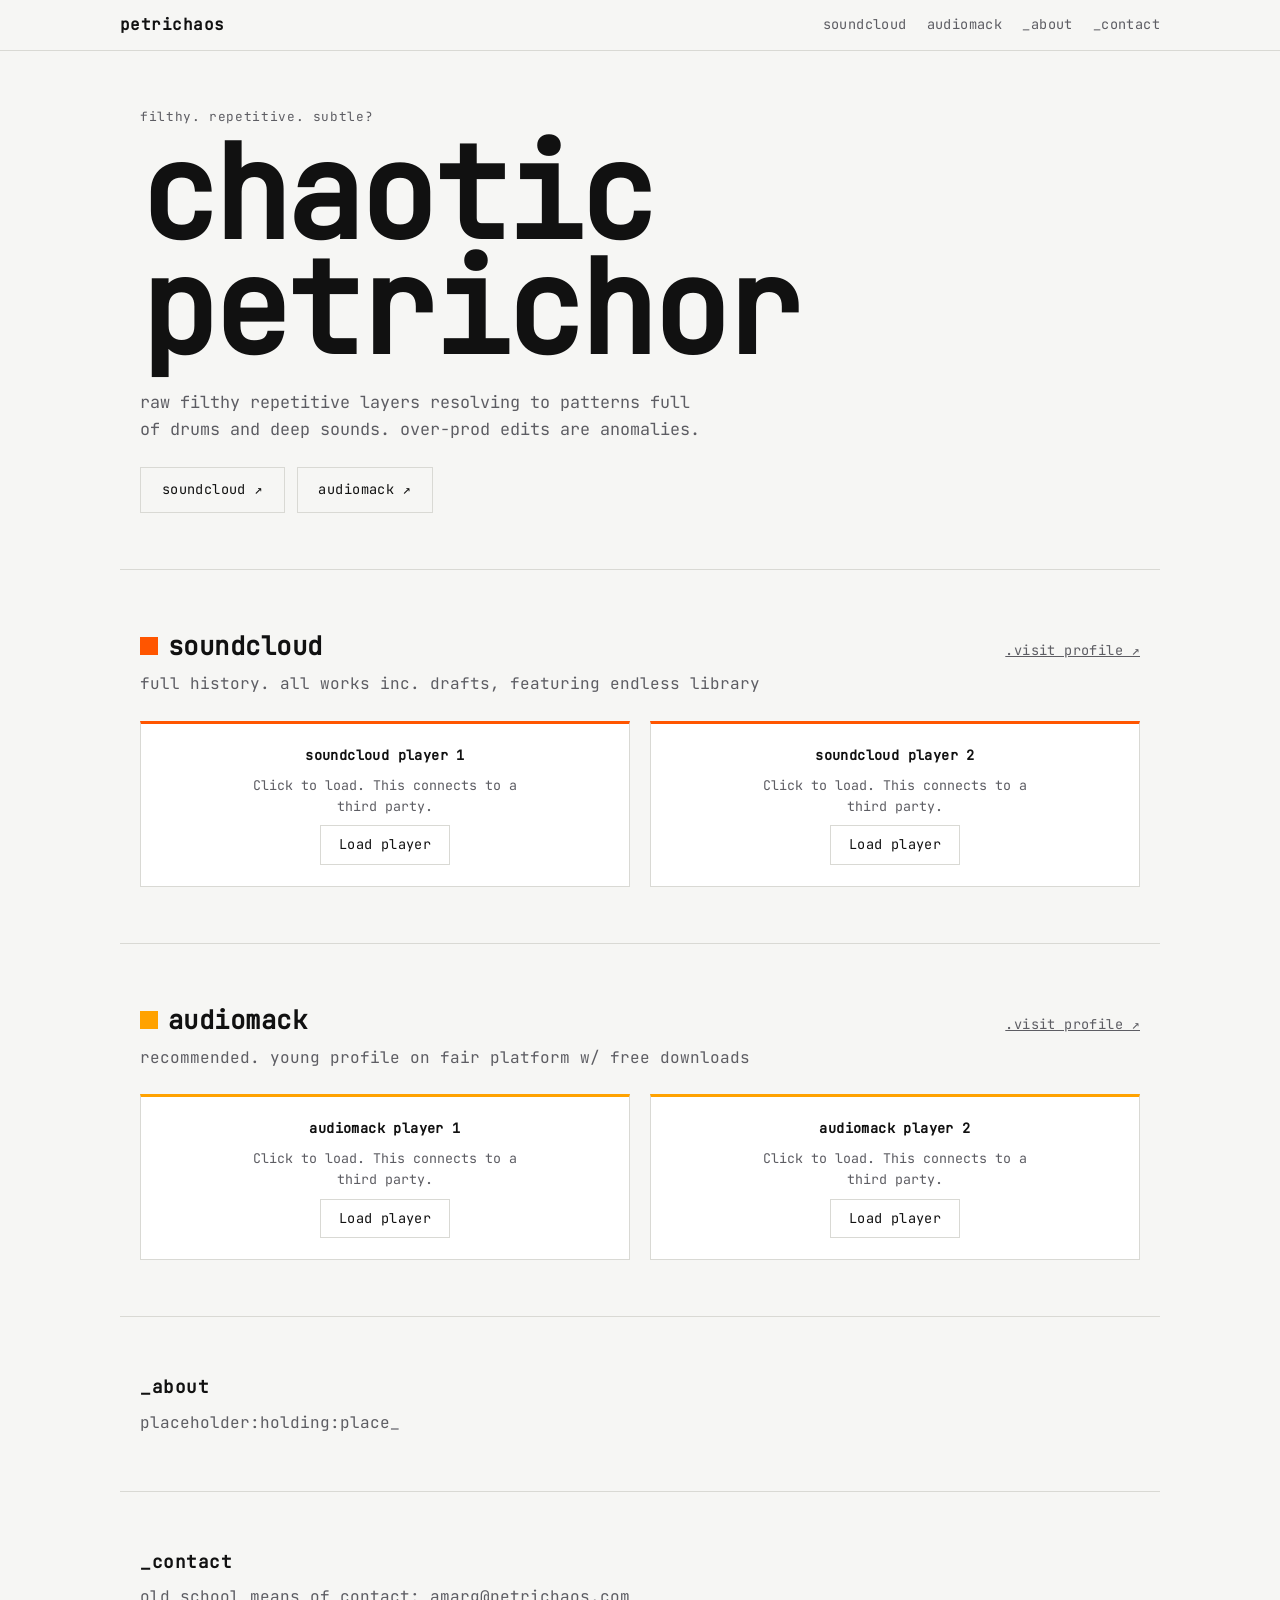
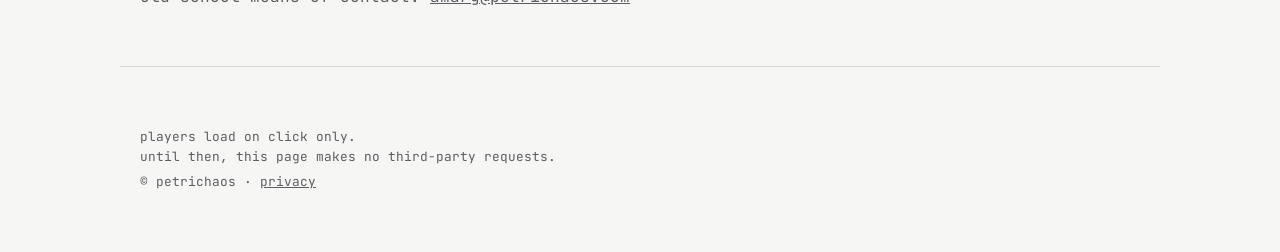
<file: index.html>
<!doctype html>
<html lang="en">
<head>
<link rel="me" href="https://mastodon.social/@petrichaos">
<meta charset="utf-8">
<meta name="viewport" content="width=device-width,initial-scale=1">
<meta name="referrer" content="no-referrer">
<meta name="color-scheme" content="dark light">
<meta http-equiv="Content-Security-Policy" content="default-src 'none'; style-src 'self'; font-src 'self'; script-src 'self'; img-src 'self' data:; frame-src https://w.soundcloud.com https://audiomack.com; base-uri 'none'; form-action 'none'">
<title>petrichaos | failed to exit the loop.</title>
<meta name="description" content="Listen.">
<link rel="stylesheet" href="style.css">
</head>
<body>
<a class="skip" href="#main">skip to content</a>

<nav class="nav" aria-label="Primary">
  <a class="brand" href="#top">petrichaos</a>
  <ul>
    <li><a href="#soundcloud">soundcloud</a></li>
    <li><a href="#audiomack">audiomack</a></li>
    <li><a href="#about">_about</a></li>
    <li><a href="#contact">_contact</a></li>
  </ul>
</nav>

<header id="top" class="hero">
  <p class="eyebrow">filthy. repetitive. subtle?</p>
  <h1>chaotic<br>petrichor</h1>
  <p class="lede">raw filthy repetitive layers resolving to patterns full of drums and deep sounds. over-prod edits are anomalies.</p>
  <div class="cta">
    <a class="btn sc" href="https://soundcloud.com/petrichaos" rel="noopener noreferrer" target="_blank">soundcloud &#8599;</a>
    <a class="btn am" href="https://audiomack.com/petrichaos" rel="noopener noreferrer" target="_blank">audiomack &#8599;</a>
  </div>
</header>

<main id="main">

  <section id="soundcloud" class="platform sc" aria-labelledby="h-sc">
    <div class="phead">
      <h2 id="h-sc">soundcloud</h2>
      <p>full history. all works inc. drafts, featuring endless library</p>
      <a class="more" href="https://soundcloud.com/petrichaos" rel="noopener noreferrer" target="_blank">.visit profile &#8599;</a>
    </div>
    <div class="grid">
      <figure class="slot" data-label="soundcloud player 1" data-src="https://w.soundcloud.com/player/?url=soundcloud.com/petrichaos/102thnr-001-jam-1&amp;color=%23ff5500&amp;visual=false" data-height="166"></figure>
      <figure class="slot" data-label="soundcloud player 2" data-src="https://w.soundcloud.com/player/?url=soundcloud.com/petrichaos/tidrin&amp;color=%23ff5500&amp;visual=false" data-height="166"></figure>
    </div>
  </section>

  <section id="audiomack" class="platform am" aria-labelledby="h-am">
    <div class="phead">
      <h2 id="h-am">audiomack</h2>
      <p>recommended. young profile on fair platform w/ free downloads</p>
      <a class="more" href="https://audiomack.com/petrichaos" rel="noopener noreferrer" target="_blank">.visit profile &#8599;</a>
    </div>
    <div class="grid">
      <figure class="slot" data-label="audiomack player 1" data-src="https://audiomack.com/embed/petrichaos/song/deep-mechanics" data-height="252"></figure>
      <figure class="slot" data-label="audiomack player 2" data-src="https://audiomack.com/embed/petrichaos/song/dunit-tzri" data-height="252"></figure>
    </div>
  </section>

  <section id="about" class="about" aria-labelledby="h-about">
    <h2 id="h-about">_about</h2>
    <p>placeholder:holding:place_</p>
  </section>

  <section id="contact" class="about" aria-labelledby="h-contact">
    <h2 id="h-contact">_contact</h2>
    <p>old school means of contact: <a href="mailto:amarg@petrichaos.com">amarg@petrichaos.com</a></p>
  </section>

</main>

<footer class="foot">
  <p>players load on click only.<br>until then, this page makes no third-party requests.</p>
  <p>&copy; petrichaos &middot; <a href="privacy">privacy</a></p>
</footer>

<script src="app.js"></script>
</body>
</html>
</file>
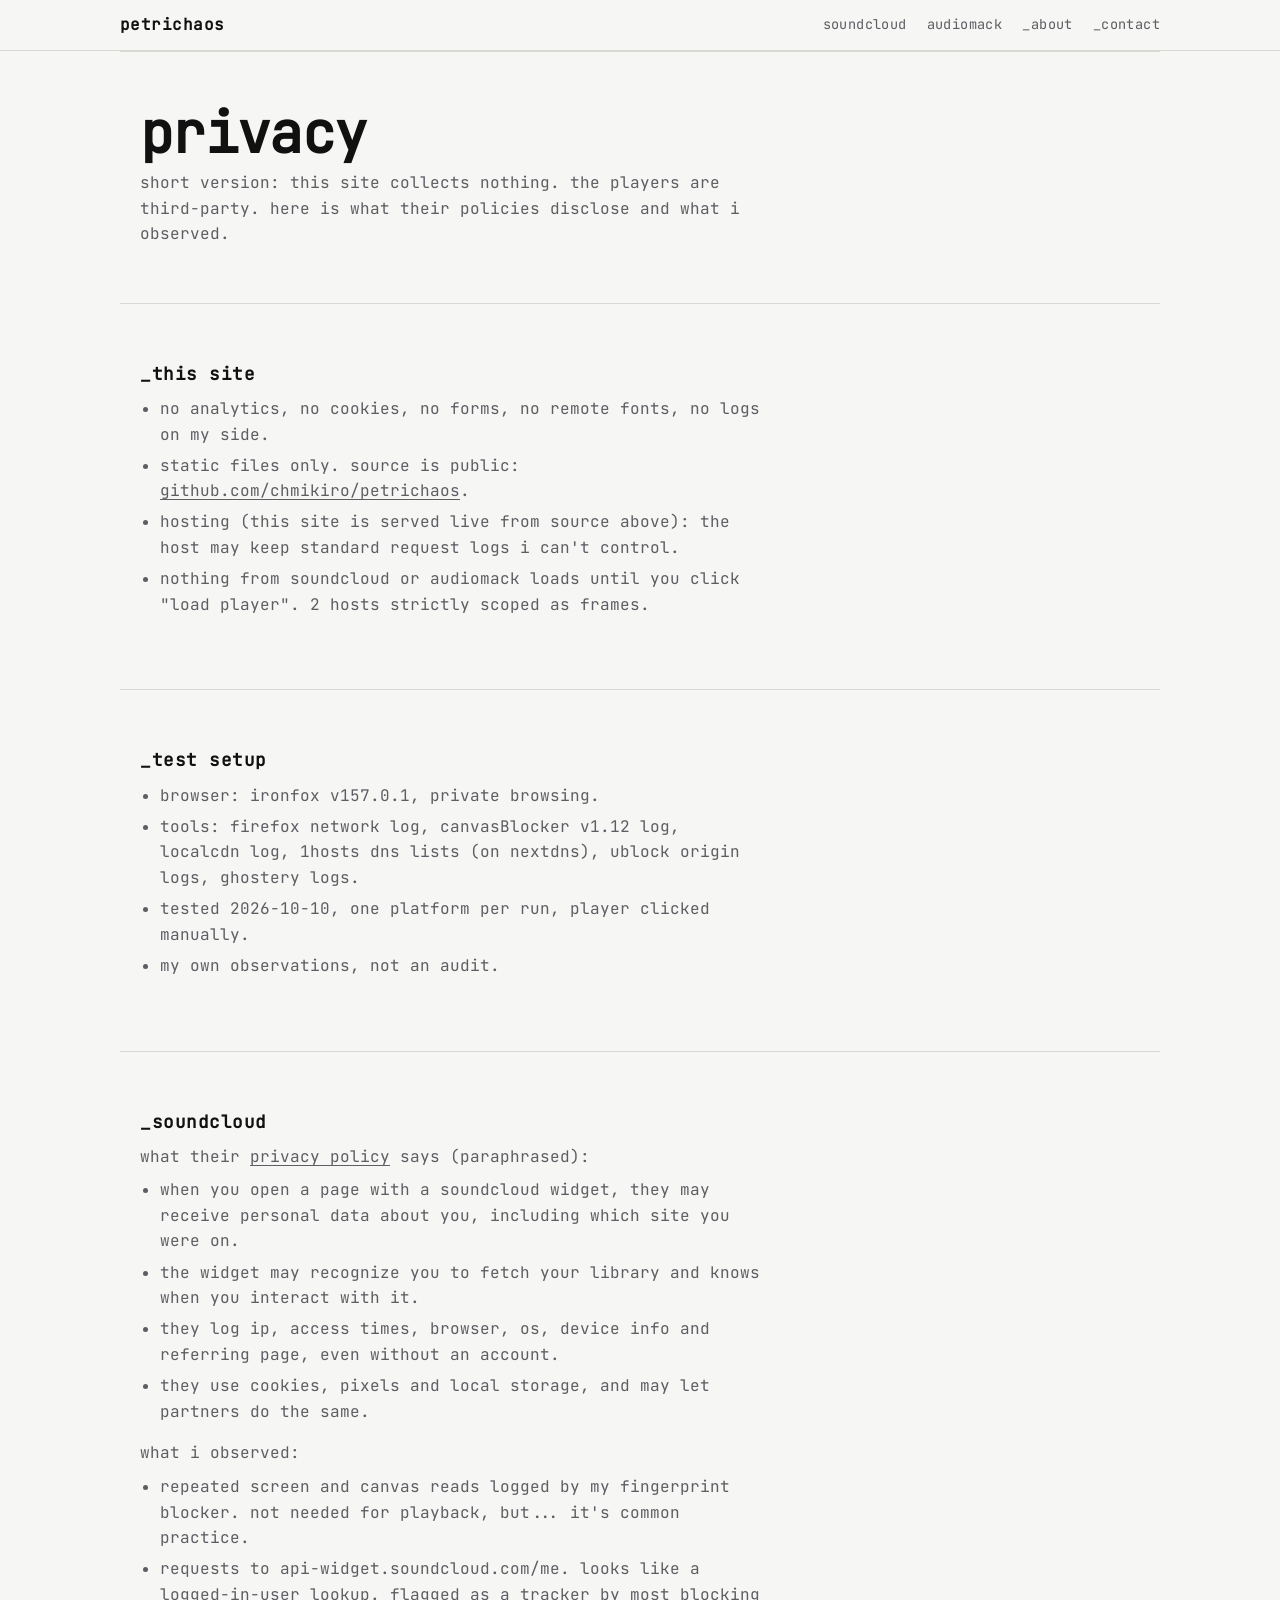
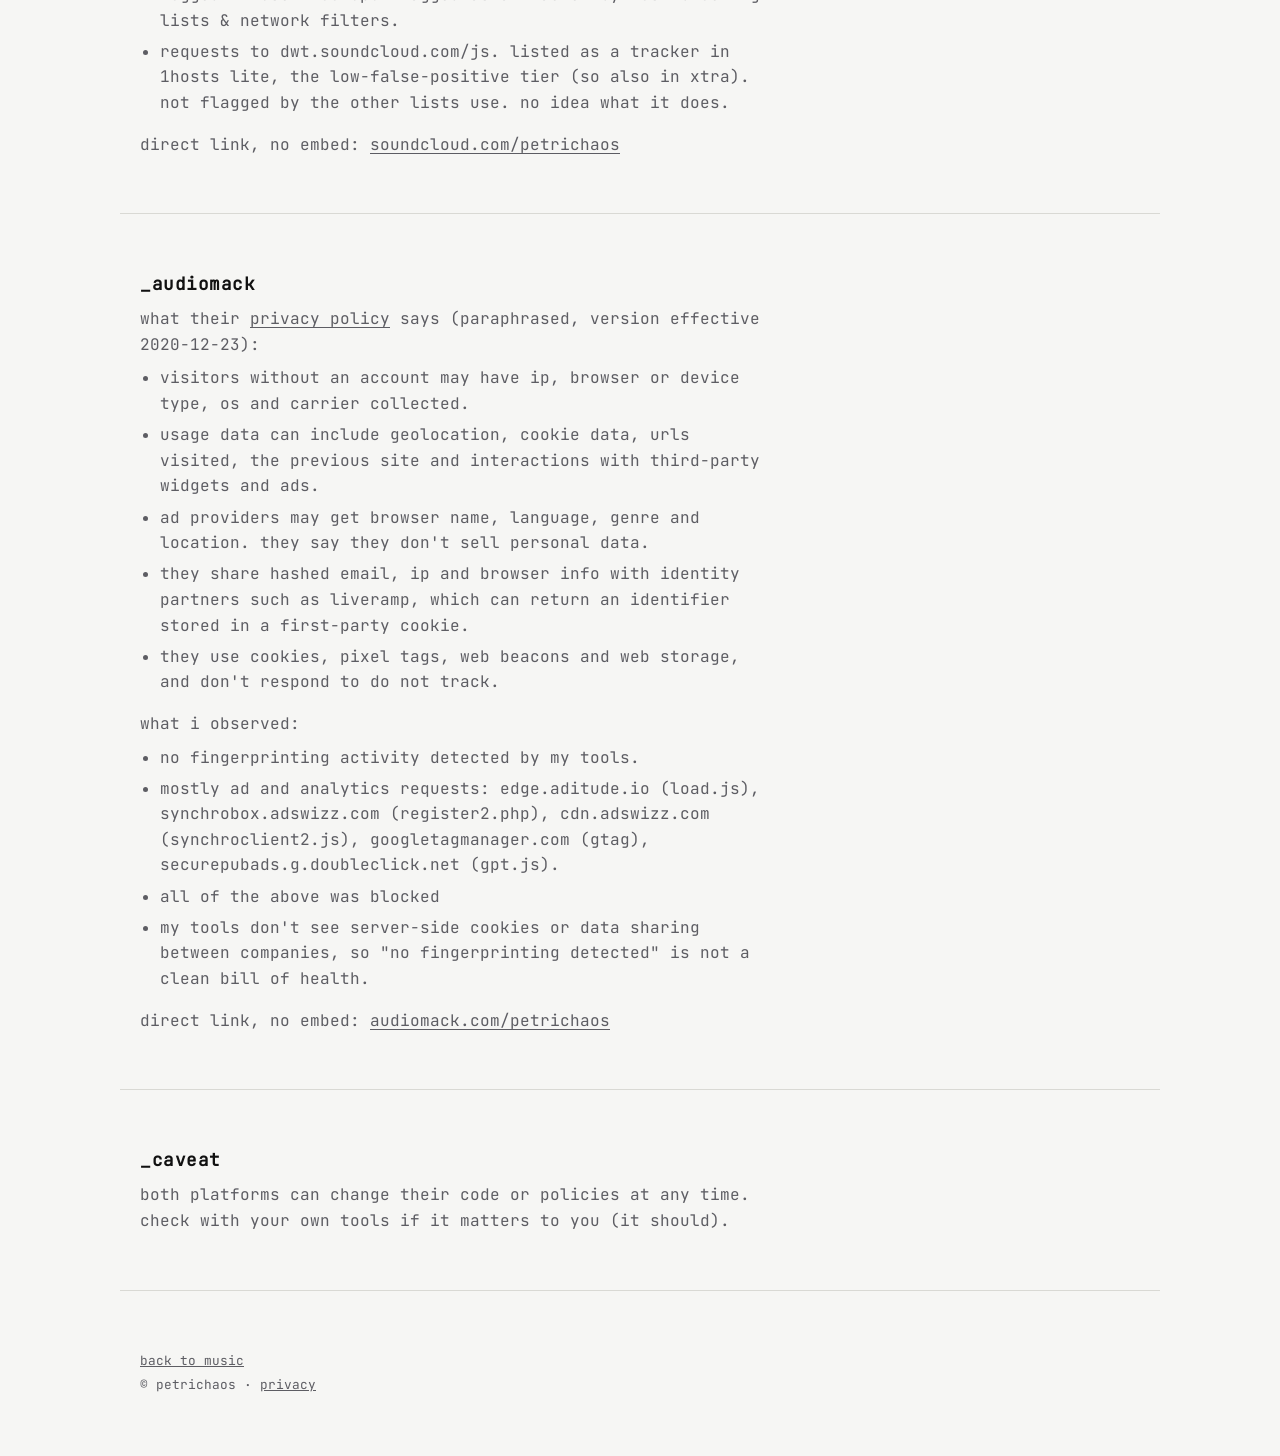
<file: privacy.html>
<!doctype html>
<html lang="en">
<head>
<meta charset="utf-8">
<meta name="viewport" content="width=device-width,initial-scale=1">
<meta name="referrer" content="no-referrer">
<meta name="color-scheme" content="dark light">
<meta http-equiv="Content-Security-Policy" content="default-src 'none'; style-src 'self'; font-src 'self'; img-src 'self' data:; base-uri 'none'; form-action 'none'">
<title>petrichaos | privacy (you should care for?)</title>
<meta name="description" content="what this site collects (nothing) and what the embedded players do.">
<link rel="stylesheet" href="style.css">
</head>
<body>
<a class="skip" href="#main">skip to content</a>

<nav class="nav" aria-label="Primary">
  <a class="brand" href="/">petrichaos</a>
  <ul>
    <li><a href="/#soundcloud">soundcloud</a></li>
    <li><a href="/#audiomack">audiomack</a></li>
    <li><a href="/#about">_about</a></li>
    <li><a href="/#contact">_contact</a></li>
  </ul>
</nav>

<main id="main" class="doc">

  <section class="about" aria-labelledby="h-title">
    <h1 id="h-title">privacy</h1>
    <p>short version: this site collects nothing. the players are third-party. here is what their policies disclose and what i observed.</p>
  </section>

  <section class="about" aria-labelledby="h-site">
    <h2 id="h-site">_this site</h2>
    <ul>
      <li>no analytics, no cookies, no forms, no remote fonts, no logs on my side.</li>
      <li>static files only. source is public: <a href="https://github.com/chmikiro/petrichaos" rel="noopener noreferrer" target="_blank">github.com/chmikiro/petrichaos</a>.</li>
      <li>hosting (this site is served live from source above): the host may keep standard request logs i can't control.</li>
      <li>nothing from soundcloud or audiomack loads until you click "load player". 2 hosts strictly scoped as frames.</li>
    </ul>
  </section>

  <section class="about" aria-labelledby="h-test">
    <h2 id="h-test">_test setup</h2>
    <ul>
      <li>browser: ironfox v157.0.1, private browsing.</li>
      <li>tools: firefox network log, canvasBlocker v1.12 log, localcdn log, 1hosts dns lists (on nextdns), ublock origin logs, ghostery logs.</li>
      <li>tested 2026-10-10, one platform per run, player clicked manually.</li>
      <li>my own observations, not an audit.</li>
    </ul>
  </section>

  <section class="about" aria-labelledby="h-sc">
    <h2 id="h-sc">_soundcloud</h2>
    <p>what their <a href="https://soundcloud.com/pages/privacy" rel="noopener noreferrer" target="_blank">privacy policy</a> says (paraphrased):</p>
    <ul>
      <li>when you open a page with a soundcloud widget, they may receive personal data about you, including which site you were on.</li>
      <li>the widget may recognize you to fetch your library and knows when you interact with it.</li>
      <li>they log ip, access times, browser, os, device info and referring page, even without an account.</li>
      <li>they use cookies, pixels and local storage, and may let partners do the same.</li>
    </ul>
    <p>what i observed:</p>
    <ul>
      <li>repeated screen and canvas reads logged by my fingerprint blocker. not needed for playback, but... it's common practice.</li>
      <li>requests to api-widget.soundcloud.com/me. looks like a logged-in-user lookup. flagged as a tracker by most blocking lists & network filters.</li>
      <li>requests to dwt.soundcloud.com/js. listed as a tracker in 1hosts lite, the low-false-positive tier (so also in xtra). not flagged by the other lists use. no idea what it does.</li>
    </ul>
    <p>direct link, no embed: <a href="https://soundcloud.com/petrichaos" rel="noopener noreferrer" target="_blank">soundcloud.com/petrichaos</a></p>
  </section>

  <section class="about" aria-labelledby="h-am">
    <h2 id="h-am">_audiomack</h2>
    <p>what their <a href="https://audiomack.com/about/privacy-policy" rel="noopener noreferrer" target="_blank">privacy policy</a> says (paraphrased, version effective 2020-12-23):</p>
    <ul>
      <li>visitors without an account may have ip, browser or device type, os and carrier collected.</li>
      <li>usage data can include geolocation, cookie data, urls visited, the previous site and interactions with third-party widgets and ads.</li>
      <li>ad providers may get browser name, language, genre and location. they say they don't sell personal data.</li>
      <li>they share hashed email, ip and browser info with identity partners such as liveramp, which can return an identifier stored in a first-party cookie.</li>
      <li>they use cookies, pixel tags, web beacons and web storage, and don't respond to do not track.</li>
    </ul>
    <p>what i observed:</p>
    <ul>
      <li>no fingerprinting activity detected by my tools.</li>
      <li>mostly ad and analytics requests: edge.aditude.io (load.js), synchrobox.adswizz.com (register2.php), cdn.adswizz.com (synchroclient2.js), googletagmanager.com (gtag), securepubads.g.doubleclick.net (gpt.js).</li>
      <li>all of the above was blocked</li>
      <li>my tools don't see server-side cookies or data sharing between companies, so "no fingerprinting detected" is not a clean bill of health.</li>
    </ul>
    <p>direct link, no embed: <a href="https://audiomack.com/petrichaos" rel="noopener noreferrer" target="_blank">audiomack.com/petrichaos</a></p>
  </section>

  <section class="about" aria-labelledby="h-note">
    <h2 id="h-note">_caveat</h2>
    <p>both platforms can change their code or policies at any time. check with your own tools if it matters to you (it should).</p>
  </section>

</main>

<footer class="foot">
  <p><a href="/">back to music</a></p>
  <p>&copy; petrichaos &middot; <a href="privacy">privacy</a></p>
</footer>

</body>
</html>
</file>
<file: style.css>
@font-face{
  font-family:"Local Mono";
  src:url("fonts/JetBrainsMono-regular.woff2") format("woff2");
  font-display:swap;
}

:root{
  --font:"Local Mono",ui-monospace,"SF Mono","Cascadia Mono",Menlo,Consolas,"DejaVu Sans Mono",monospace;
  --bg:#0a0a0b;--panel:#111114;--fg:#ececec;--mut:#8b8b92;--line:#25252a;
  --sc:#ff5500;--am:#ffa200;--max:1040px;
  --case:none; /* uppercase to restore caps */
}
@media (prefers-color-scheme:light){
  :root{--bg:#f6f6f4;--panel:#fff;--fg:#111;--mut:#5d5d63;--line:#d9d9d4}
}
*{box-sizing:border-box}
html{scroll-behavior:smooth;scroll-padding-top:4rem}
@media (prefers-reduced-motion:reduce){html{scroll-behavior:auto}*{transition:none!important}}
body{margin:0;background:var(--bg);color:var(--fg);font:16px/1.6 var(--font)}
a{color:inherit}
.skip{position:absolute;left:-999px;top:0;background:var(--fg);color:var(--bg);padding:.5rem 1rem}
.skip:focus{left:0;z-index:20}
:focus-visible{outline:2px solid var(--fg);outline-offset:3px}

.nav{position:sticky;top:0;z-index:10;display:flex;justify-content:space-between;align-items:center;
  padding:.75rem max(1.25rem,calc((100vw - var(--max))/2));background:var(--bg);border-bottom:1px solid var(--line)}
.brand{font-weight:700;text-decoration:none;letter-spacing:.03em}
.nav ul{display:flex;gap:1.25rem;list-style:none;margin:0;padding:0;font-size:.85rem;text-transform:var(--case);letter-spacing:.03em}
.nav ul a{text-decoration:none;color:var(--mut)}
.nav ul a:hover{color:var(--fg)}
@media (max-width:560px){.nav ul li:nth-child(n+3){display:none}}

.hero,.platform,.about,.foot{max-width:var(--max);margin:auto;padding:3.5rem 1.25rem}
.eyebrow{color:var(--mut);text-transform:var(--case);letter-spacing:.05em;font-size:.8rem;margin:0}
h1{font-size:clamp(3rem,13vw,8rem);line-height:.9;margin:.5rem 0 1.5rem;letter-spacing:-.03em;text-transform:var(--case)}
.lede{max-width:56ch;color:var(--mut);font-size:1.05rem}
.cta{display:flex;flex-wrap:wrap;gap:.75rem;margin-top:1.5rem}
.btn{padding:.7rem 1.3rem;border:1px solid var(--line);text-decoration:none;text-transform:var(--case);
  letter-spacing:.03em;font-size:.85rem;transition:background .15s,color .15s,border-color .15s}
.btn.sc:hover{background:var(--sc);border-color:var(--sc);color:#000}
.btn.am:hover{background:var(--am);border-color:var(--am);color:#000}

.platform{border-top:1px solid var(--line)}
.phead{display:grid;grid-template-columns:1fr auto;gap:.25rem 1rem;align-items:baseline;margin-bottom:1.5rem}
.phead h2{margin:0;font-size:1.6rem;text-transform:var(--case);letter-spacing:.02em;grid-column:1}
.phead h2::before{content:"";display:inline-block;width:.7em;height:.7em;margin-right:.6rem;background:var(--c)}
.phead p{margin:0;color:var(--mut);grid-column:1}
.more{grid-column:2;grid-row:1/3;font-size:.85rem;text-transform:var(--case);letter-spacing:.03em;color:var(--mut)}
.more:hover{color:var(--fg)}
.sc{--c:var(--sc)}.am{--c:var(--am)}

.grid{display:grid;gap:1.25rem;grid-template-columns:repeat(auto-fit,minmax(min(100%,420px),1fr))}
.slot{margin:0;background:var(--panel);border:1px solid var(--line);border-top:3px solid var(--c);
  min-height:166px;display:flex;align-items:center;justify-content:center;position:relative}
.slot iframe{display:block;width:100%;border:0}
.ph{text-align:center;padding:1.25rem;display:grid;gap:.5rem;justify-items:center}
.ph strong{text-transform:var(--case);letter-spacing:.03em;font-size:.85rem}
.ph small{color:var(--mut);max-width:34ch}
.ph button{background:none;color:var(--fg);border:1px solid var(--line);padding:.5rem 1.1rem;font:inherit;
  font-size:.85rem;text-transform:var(--case);letter-spacing:.03em;cursor:pointer}
.ph button:hover{background:var(--c);border-color:var(--c);color:#000}
.ph .err{color:#ff6b6b}

.about{border-top:1px solid var(--line)}
.about h2{font-size:1.1rem;text-transform:var(--case);letter-spacing:.03em;margin:0 0 .5rem}
.about p{max-width:62ch;color:var(--mut);margin:0}
.foot{border-top:1px solid var(--line);color:var(--mut);font-size:.8rem}
.foot p{margin:.25rem 0}

/* privacy page append */
.doc h1{font-size:clamp(2rem,7vw,3.5rem);margin:0 0 .75rem}
.doc ul{max-width:62ch;color:var(--mut);padding-left:1.25rem;margin:.5rem 0 1rem}
.doc li{margin:.35rem 0}
.doc a{text-underline-offset:3px}
</file>
